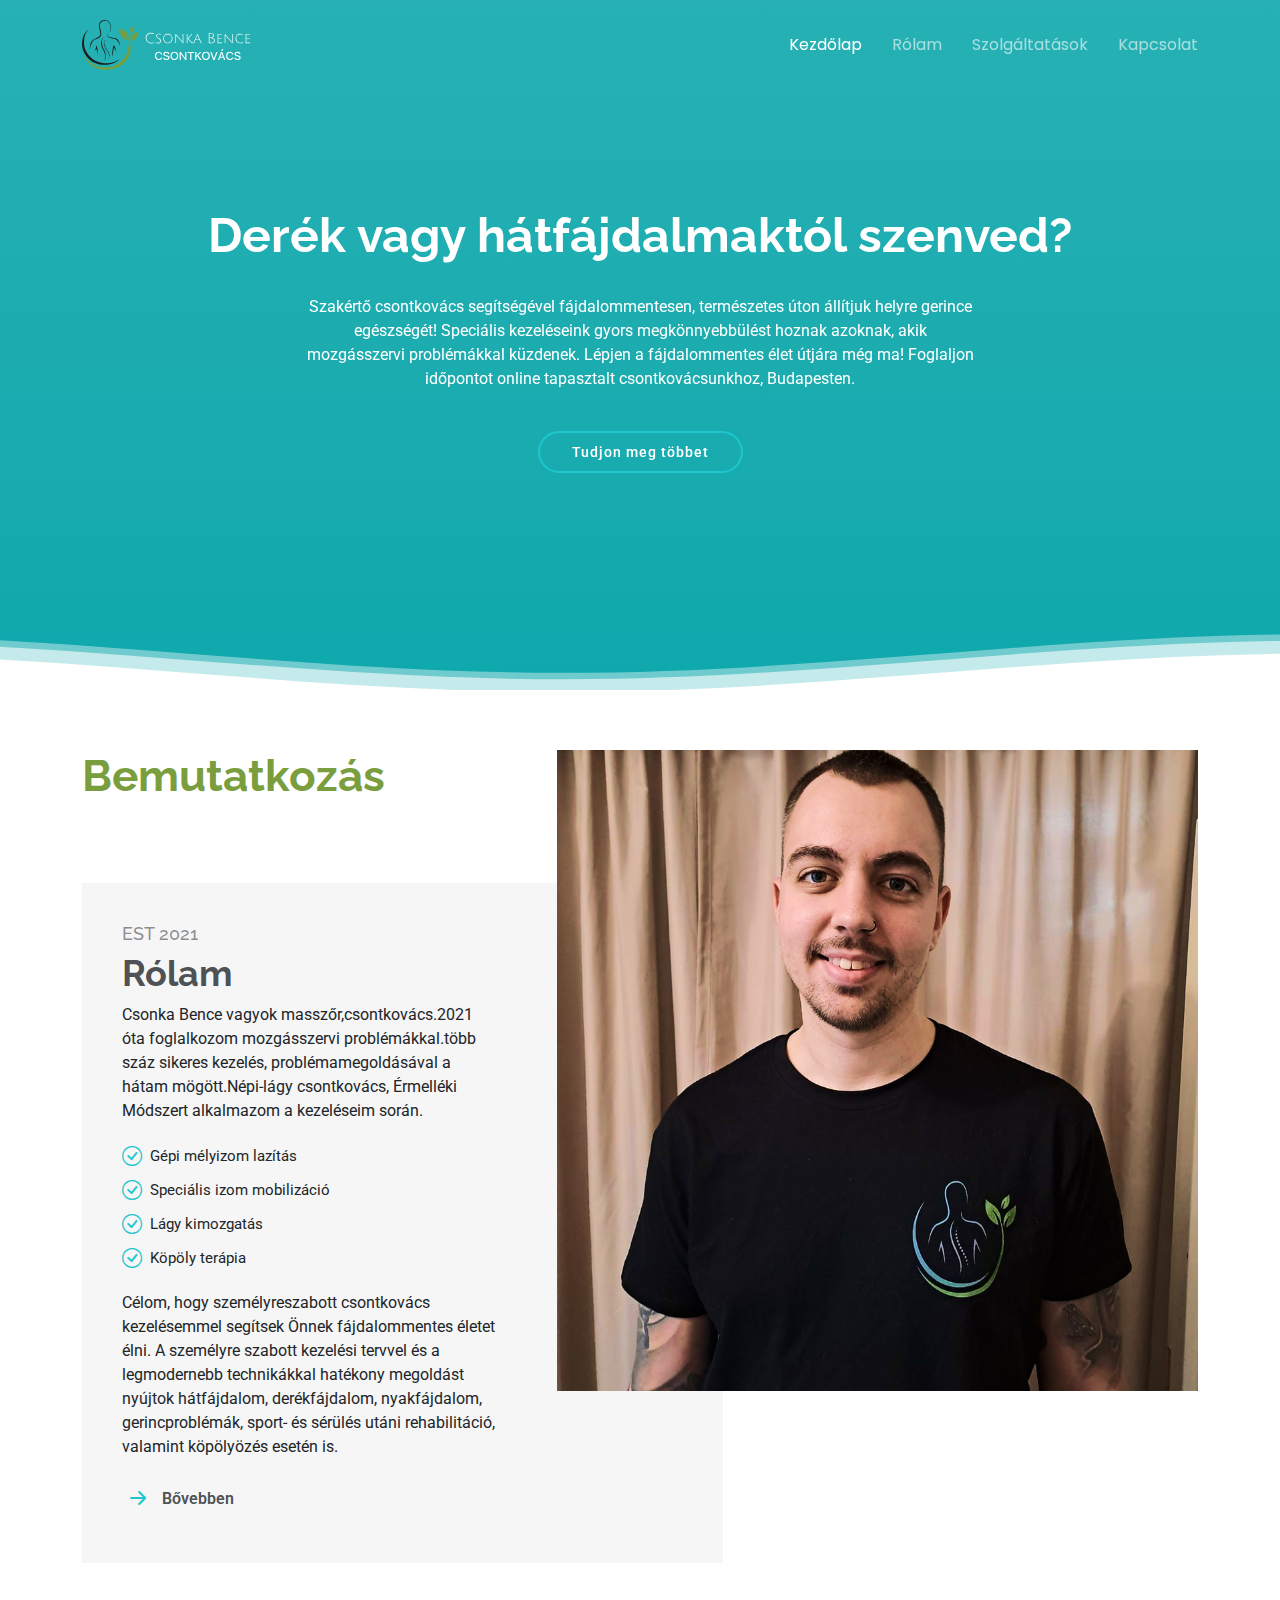
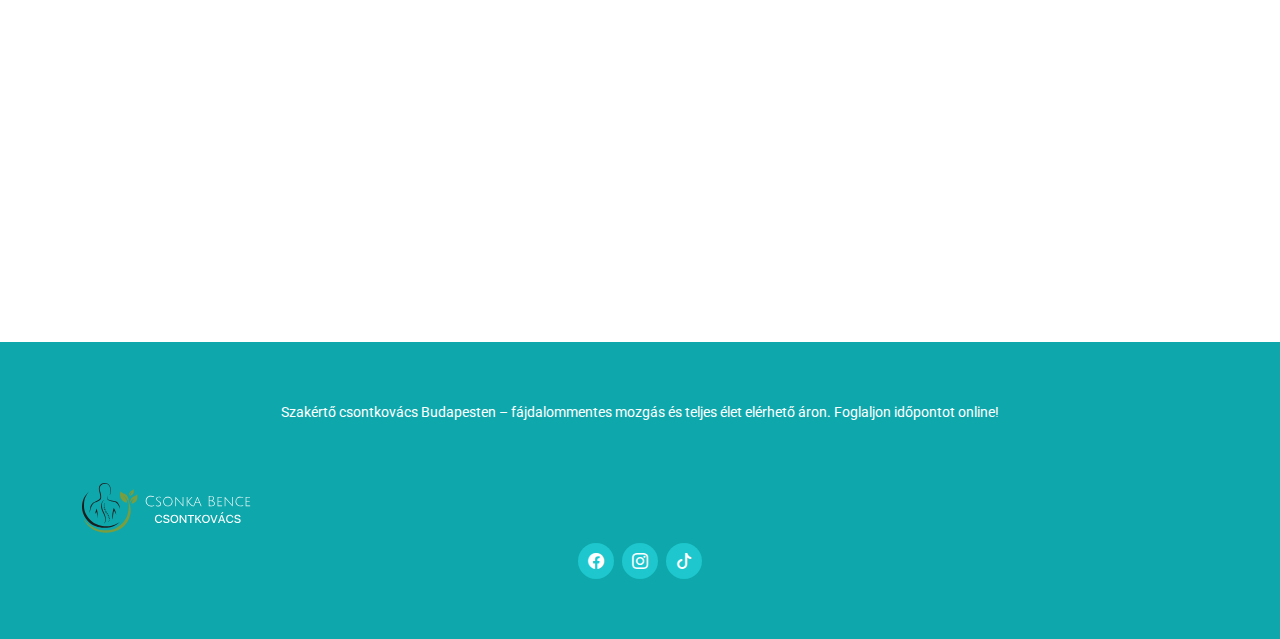
<file: index.html>
<!DOCTYPE html>
<html lang="en">

<head>
  <meta charset="utf-8">
  <meta content="width=device-width, initial-scale=1.0" name="viewport">
  <title>Csontkovács Csonka Bence</title>
  <meta name="description"
    content="Csonka Bence csontkovács Budapesten. Szakértői 
    segítség a hátfájás, gerincfájdalom és izomfájdalom 
    kezelésében. Hatékony manuálterápia és hátmasszázs a gyors felépülésért.">

  <meta name="keywords"
    content="csontkovács, Csonka Bence, kiropraktor, 
    hátfájás, gerincfájdalom, hátmasszázs, manuálterápia, 
    izomfájdalom, gerincproblémák, fájdalomcsillapítás, 
    csontkovács Budapest, hátterápia">

  <!-- Favicons -->
  <link href="https://davidvasadi.github.io/csontkovacsbence.hu/assets/img/favicon-csontkovacsbence.svg" rel="icon">
  <link href="assets/img/apple-touch-icon.png" rel="apple-touch-icon">

  <!-- Fonts -->
  <link href="https://fonts.googleapis.com" rel="preconnect">
  <link href="https://fonts.gstatic.com" rel="preconnect" crossorigin>
  <link
    href="https://fonts.googleapis.com/css2?family=Roboto:ital,wght@0,100;0,300;0,400;0,500;0,700;0,900;1,100;1,300;1,400;1,500;1,700;1,900&family=Poppins:ital,wght@0,100;0,200;0,300;0,400;0,500;0,600;0,700;0,800;0,900;1,100;1,200;1,300;1,400;1,500;1,600;1,700;1,800;1,900&family=Raleway:ital,wght@0,100;0,200;0,300;0,400;0,500;0,600;0,700;0,800;0,900;1,100;1,200;1,300;1,400;1,500;1,600;1,700;1,800;1,900&display=swap"
    rel="stylesheet">

  <!-- Vendor CSS Files -->
  <link href="assets/vendor/bootstrap/css/bootstrap.min.css" rel="stylesheet">
  <link href="assets/vendor/bootstrap-icons/bootstrap-icons.css" rel="stylesheet">
  <link href="assets/vendor/aos/aos.css" rel="stylesheet">
  <link href="assets/vendor/animate.css/animate.min.css" rel="stylesheet">
  <link href="assets/vendor/glightbox/css/glightbox.min.css" rel="stylesheet">
  <link href="assets/vendor/swiper/swiper-bundle.min.css" rel="stylesheet">

  <!-- Main CSS File -->
  <link href="assets/css/main.css" rel="stylesheet">

</head>

<body class="index-page">

  <header id="header" class="header d-flex align-items-center fixed-top">
    <div class="container-fluid container-xl position-relative d-flex align-items-center justify-content-between">

      <a href="index.html" class="logo d-flex align-items-center">
        <img src="assets/img/main-logo.svg" alt="csontkovacs-bence">
        <!-- <h1 class="sitename"></h1> -->
      </a>

      <nav id="navmenu" class="navmenu">
        <ul>
          <li><a href="#hero" class="active">Kezdőlap</a></li>
          <li><a href="#about">Rólam</a></li>
          <li><a href="#services">Szolgáltatások</a></li>
          <li><a href="#contact">Kapcsolat</a></li>
        </ul>
        <i class="mobile-nav-toggle d-xl-none bi bi-list"></i>
      </nav>

    </div>
  </header>

  <main class="main">

    <!-- Hero Section -->
    <section id="hero" class="hero section dark-background">

      <div id="hero-carousel" data-bs-interval="5000" class="container carousel carousel-fade" data-bs-ride="carousel">

        <!-- Slide 1 -->
        <div class="carousel-item active">
          <div class="carousel-container">
            <h2 class="animate__animated animate__fadeInDown">Derék vagy hátfájdalmaktól szenved?</h2>
            <p class="animate__animated animate__fadeInUp">Szakértő csontkovács segítségével fájdalommentesen,
              természetes úton állítjuk helyre gerince egészségét! Speciális kezeléseink gyors megkönnyebbülést hoznak
              azoknak, akik mozgásszervi problémákkal küzdenek. Lépjen a fájdalommentes élet útjára még ma! Foglaljon
              időpontot online tapasztalt csontkovácsunkhoz, Budapesten.</p>
            <a href="#about" class="btn-get-started animate__animated animate__fadeInUp scrollto">Tudjon meg többet</a>
          </div>
        </div>
        <!--More slide items later -->
        <!-- Slide 2 -->
        <!-- <div class="carousel-item">
          <div class="carousel-container">
            <h2 class="animate__animated animate__fadeInDown">Lorem Ipsum Dolor</h2>
            <p class="animate__animated animate__fadeInUp">Ut velit est quam dolor ad a aliquid qui aliquid. Sequi ea ut et est quaerat sequi nihil ut aliquam. Occaecati alias dolorem mollitia ut. Similique ea voluptatem. Esse doloremque accusamus repellendus deleniti vel. Minus et tempore modi architecto.</p>
            <a href="#about" class="btn-get-started animate__animated animate__fadeInUp scrollto">Read More</a>
          </div>
        </div> -->

        <!-- Slide 3 -->
        <!-- <div class="carousel-item">
          <div class="carousel-container">
            <h2 class="animate__animated animate__fadeInDown">Sequi ea ut et est quaerat</h2>
            <p class="animate__animated animate__fadeInUp">Ut velit est quam dolor ad a aliquid qui aliquid. Sequi ea ut et est quaerat sequi nihil ut aliquam. Occaecati alias dolorem mollitia ut. Similique ea voluptatem. Esse doloremque accusamus repellendus deleniti vel. Minus et tempore modi architecto.</p>
            <a href="#about" class="btn-get-started animate__animated animate__fadeInUp scrollto">Read More</a>
          </div>
        </div>

        <a class="carousel-control-prev" href="#hero-carousel" role="button" data-bs-slide="prev">
          <span class="carousel-control-prev-icon bi bi-chevron-left" aria-hidden="true"></span>
        </a>

        <a class="carousel-control-next" href="#hero-carousel" role="button" data-bs-slide="next">
          <span class="carousel-control-next-icon bi bi-chevron-right" aria-hidden="true"></span>
        </a> -->

      </div>

      <svg class="hero-waves" xmlns="http://www.w3.org/2000/svg" xmlns:xlink="http://www.w3.org/1999/xlink"
        viewBox="0 24 150 28 " preserveAspectRatio="none">
        <defs>
          <path id="wave-path" d="M-160 44c30 0 58-18 88-18s 58 18 88 18 58-18 88-18 58 18 88 18 v44h-352z"></path>
        </defs>
        <g class="wave1">
          <use xlink:href="#wave-path" x="50" y="3"></use>
        </g>
        <g class="wave2">
          <use xlink:href="#wave-path" x="50" y="0"></use>
        </g>
        <g class="wave3">
          <use xlink:href="#wave-path" x="50" y="9"></use>
        </g>
      </svg>

    </section><!-- /Hero Section -->

    <!-- About Section -->
    <section id="about" class="about section">

      <div class="container">

        <div class="row position-relative">

          <div class="col-lg-7 about-img" data-aos="zoom-out" data-aos-delay="200"><img src="assets/img/profile.png" alt="csontkovács csonka bence">
          </div>

          <div class="col-lg-7" data-aos="fade-up" data-aos-delay="100">
            <h2 class="inner-title">Bemutatkozás</h2>
            <div class="our-story">
              <h4>Est 2021</h4>
              <h3>Rólam</h3>
              <p>Csonka Bence vagyok masszőr,csontkovács.2021 óta foglalkozom mozgásszervi problémákkal.több száz
                sikeres kezelés, problémamegoldásával a hátam mögött.Népi-lágy csontkovács, Érmelléki Módszert
                alkalmazom a kezeléseim során.</p>
              <ul>
                <li><i class="bi bi-check-circle"></i> <span>Gépi mélyizom lazítás</span></li>
                <li><i class="bi bi-check-circle"></i> <span>Speciális izom mobilizáció</span></li>
                <li><i class="bi bi-check-circle"></i> <span>Lágy kimozgatás</span></li>
                <li><i class="bi bi-check-circle"></i> <span>Köpöly terápia</span></li>

              </ul>
              <p>Célom, hogy személyreszabott csontkovács kezelésemmel segítsek Önnek fájdalommentes életet élni.
                A személyre szabott kezelési tervvel és a legmodernebb technikákkal hatékony megoldást nyújtok
                hátfájdalom, derékfájdalom, nyakfájdalom, gerincproblémák, sport- és sérülés utáni rehabilitáció,
                valamint köpölyözés esetén is.</p>
              <!-- Tap to Portfolio-deatils -->
                <div class="watch-video d-flex align-items-center position-relative">
                <i class="bi bi-arrow-right-short"></i>
                <a href="portfolio-details.html">Bővebben</a>
              </div>
            </div>
          </div>

        </div>

      </div>

    </section><!-- /About Section -->


    <!-- Services Section -->
    <section id="services" class="services section">

      <!-- Section Title -->
      <div class="container section-title" data-aos="fade-up">
        <h2 class="inner-title">Szolgáltatások</h2>
        <p>Szakértő Csontkovács Szolgáltatások - Fájdalommentes Megoldások Hát-, Nyak-,Láb- és Gerincproblémákra</p>
      </div><!-- End Section Title -->

      <div class="container">

        <div class="row gy-4">

          <div class="col-lg-4 col-md-6" data-aos="fade-up" data-aos-delay="100">
            <div class="service-item position-relative">
              <div class="icon">
                <!-- <i class="bi bi-activity"></i> -->
                <img src="assets/img/service-icons/back-pain.svg" alt="hát fájdalom" srcset="">
              </div>
              <a href="service-details.html" class="stretched-link">
                <h3>Hátfájdalom kezelése</h3>
              </a>
              <p>Hatékony megoldás hátfájdalom ellen, javítjuk a gerinc mozgását és enyhítjük a fájdalmat. Csontkovács
                kezelés, amely gyors enyhülést hoz.</p>
            </div>
          </div><!-- End Service Item -->

          <div class="col-lg-4 col-md-6" data-aos="fade-up" data-aos-delay="200">
            <div class="service-item position-relative">
              <div class="icon">
                <!-- <i class="bi bi-broadcast"></i> -->
                <img src="https://davidvasadi.github.io/csontkovacsbence.hu/assets/img/service-icons/back.svg" alt="derék fájdalom" srcset="">

              </div>
              <a href="service-details.html" class="stretched-link">
                <h3>Derékfájdalom kezelése</h3>
              </a>
              <p>Derékfájdalom kezelése célzott csontkovács módszerekkel, gyors fájdalomcsillapítás és mobilitás
                visszaállítás. Akut és krónikus derékpanaszokra.</p>
            </div>
          </div><!-- End Service Item -->

          <div class="col-lg-4 col-md-6" data-aos="fade-up" data-aos-delay="300">
            <div class="service-item position-relative">
              <div class="icon">
                <!-- <i class="bi bi-easel"></i> -->
                <img src="https://davidvasadi.github.io/csontkovacsbence.hu/assets/img/service-icons/neck.svg" alt="nyak fájdalom" srcset="">

              </div>
              <a href="service-details.html" class="stretched-link">
                <h3>Nyakfájdalom kezelése</h3>
              </a>
              <p>Nyakfájdalom enyhítése csontkovács kezeléssel, stressz és helytelen testtartás okozta problémákra.
                Javulás már az első alkalom után.</p>
            </div>
          </div><!-- End Service Item -->

          <div class="col-lg-4 col-md-6" data-aos="fade-up" data-aos-delay="400">
            <div class="service-item position-relative">
              <div class="icon">
                <!-- <i class="bi bi-bounding-box-circles"></i> -->
                <img src="https://davidvasadi.github.io/csontkovacsbence.hu/assets/img/service-icons/curve.svg" alt="gerinc probléma" srcset="">

              </div>
              <a href="service-details.html" class="stretched-link">
                <h3>Gerincproblémák kezelése</h3>
              </a>
              <p>Gerincproblémák, mint a gerincsérv kezelése. Csontkovács kezelés, amely természetes módon segít a
                fájdalom enyhítésében és a testtartás javításában.</p>
              <a href="service-details.html" class="stretched-link"></a>
            </div>
          </div><!-- End Service Item -->

          <div class="col-lg-4 col-md-6" data-aos="fade-up" data-aos-delay="500">
            <div class="service-item position-relative">
              <div class="icon">
                <!-- <i class="bi bi-calendar4-week"></i> -->
                <img src="https://davidvasadi.github.io/csontkovacsbence.hu/assets/img/service-icons/physiotherapy.svg" alt="Sport és sérülés utáni rehabilitáció"
                  srcset="">

              </div>
              <a href="service-details.html" class="stretched-link">
                <h3>Sport- és sérülés utáni rehabilitáció</h3>
              </a>
              <p>Sport- és sérülés utáni gyors rehabilitáció csontkovács kezelésekkel. Csökkentjük a fájdalmat és
                javítjuk a mozgást, hogy visszatérhess a sporthoz.</p>
              <a href="service-details.html" class="stretched-link"></a>
            </div>
          </div><!-- End Service Item -->

          <div class="col-lg-4 col-md-6" data-aos="fade-up" data-aos-delay="600">
            <div class="service-item position-relative">
              <div class="icon">
                <!-- <i class="bi bi-chat-square-text"></i> -->
                <img src="https://davidvasadi.github.io/csontkovacsbence.hu/assets/img/service-icons/cupping.svg" alt="Testtartás javítás" srcset="">

              </div>
              <a href="service-details.html" class="stretched-link">
                <h3>Testtartás javítás</h3>
              </a>
              <p>Helytelen testtartás okozta fájdalmak kezelése. Személyreszabott csontkovács módszerem segíthet a
                testtartás javításában és a gerinc egyensúlyának helyreállításában.</p>
              <a href="service-details.html" class="stretched-link"></a>
            </div>
          </div><!-- End Service Item -->

        </div>

      </div>

    </section><!-- /Services Section -->

    <!-- Call To Action Section -->
    <section id="call-to-action" class="call-to-action section dark-background">

      <img src="assets/img/cta-bg.jpg" alt="">

      <div class="container">
        <div class="row justify-content-center" data-aos="zoom-in" data-aos-delay="100">
          <div class="col-xl-10">
            <div class="text-center">
              <h3>Foglaljon csontkovács időpontot gyorsan és egyszerűen!</h3>
              <p>Fájdalommentes életre vágyik? Válassza személyreszabott csontkovács módszeremet, és foglaljon időpontot
                online néhány egyszerű lépésben! Gyors és kényelmes időpontfoglalás, azonnali visszaigazolással.</p>
              <a class="cta-btn" href="#pricing">Foglalás</a>
            </div>
          </div>
        </div>
      </div>

    </section><!-- /Call To Action Section -->

    <!-- Pricing Section -->
    <section id="pricing" class="pricing section">

      <!-- Section Title -->
      <div class="container section-title" data-aos="fade-up">
        <h2 id="price-section" class="inner-title">Áraink</h2>
        <p>Fedezze fel kedvező árajánlataimat, és tapasztalja meg a szakértő csontkovács kezelés előnyeit!</p>
      </div><!-- End Section Title -->

      <div class="container" data-aos="zoom-in" data-aos-delay="100">

        <div class="row">
          <div class="col-sm-6">
            <div class="card pricing-item">
              <div class="card-body pricing-card-body">
                <h3 class="pricing">Csontkovács kezelés</h3>
                <h4 class="price-more-button">20000 <span> / óra</span></h4>
                <p class="">Gépi mélyizom lazítás, Speciális izom mobilizáció,
                  Lágy kimozgatás, Köpöly terápia. Népi-Lágy csontkovács,
                  Érmelléki módszert alkalmazom a kezeléseim során...<span class="price-more-button"><a
                      href="https://davidvasadi.github.io/csontkovacsbence.hu/service-details.html">részletek</span></a></p>
                <a href="https://the-place-health-beauty-salon.salonic.hu/selectDate/?startDate=1726760259&placeId=8151&employeeId=18183&serviceId=167059"
                  class="price-button">Foglaljon időpontot</a>
              </div>
            </div>
          </div>
          <div class="col-sm-6">
            <div class="card pricing-item">
              <div class="card-body pricing-card-body">
                <h3 class="pricing">Köpöly terápia</h3>
                <h4 class="price-more-button">15000 <span> / óra</span></h4>
                <p class="">Ha csak egy kis lazításra vágyna, akkor remek
                  választás lehet számára az egész testes rendes,
                  illetve csúsztatott Köpöly kezelés.
                  A köpölyözéssel a test energiaáramlását...<span class="price-more-button"><a
                      href="https://davidvasadi.github.io/csontkovacsbence.hu/service-details.html">részletek</span></a></p>
                <a href="https://the-place-health-beauty-salon.salonic.hu/selectDate/?startDate=1726760160&placeId=8151&employeeId=18183&serviceId=202762"
                  class="price-button">Foglaljon időpontot</a>
              </div>
            </div>
          </div>
        </div>
      </div>
      <!-- <div class="row g-4">

          <div class="col-lg-4">
            <div class="pricing-item">
              <h3>Free Plan</h3>
              <div class="icon">
                <i class="bi bi-box"></i>
              </div>
              <h4><sup>$</sup>0<span> / month</span></h4>
              <ul>
                <li><i class="bi bi-check"></i> <span>Quam adipiscing vitae proin</span></li>
                <li><i class="bi bi-check"></i> <span>Nec feugiat nisl pretium</span></li>
                <li><i class="bi bi-check"></i> <span>Nulla at volutpat diam uteera</span></li>
                <li class="na"><i class="bi bi-x"></i> <span>Pharetra massa massa ultricies</span></li>
                <li class="na"><i class="bi bi-x"></i> <span>Massa ultricies mi quis hendrerit</span></li>
              </ul>
              <div class="text-center"><a href="#" class="buy-btn">Buy Now</a></div>
            </div> </div>-->
      <!-- End Pricing Item -->

      <!-- <div class="col-lg-4">
            <div class="pricing-item featured">
              <h3>Business Plan</h3>
              <div class="icon">
                <i class="bi bi-rocket"></i>
              </div>

              <h4><sup>$</sup>29<span> / month</span></h4>
              <ul>
                <li><i class="bi bi-check"></i> <span>Quam adipiscing vitae proin</span></li>
                <li><i class="bi bi-check"></i> <span>Nec feugiat nisl pretium</span></li>
                <li><i class="bi bi-check"></i> <span>Nulla at volutpat diam uteera</span></li>
                <li><i class="bi bi-check"></i> <span>Pharetra massa massa ultricies</span></li>
                <li><i class="bi bi-check"></i> <span>Massa ultricies mi quis hendrerit</span></li>
              </ul>
              <div class="text-center"><a href="#" class="buy-btn">Buy Now</a></div>
            </div>
          </div>End Pricing Item -->

      <!-- <div class="col-lg-4">
            <div class="pricing-item">
              <h3>Developer Plan</h3>
              <div class="icon">
                <i class="bi bi-send"></i>
              </div>
              <h4><sup>$</sup>49<span> / month</span></h4>
              <ul>
                <li><i class="bi bi-check"></i> <span>Quam adipiscing vitae proin</span></li>
                <li><i class="bi bi-check"></i> <span>Nec feugiat nisl pretium</span></li>
                <li><i class="bi bi-check"></i> <span>Nulla at volutpat diam uteera</span></li>
                <li><i class="bi bi-check"></i> <span>Pharetra massa massa ultricies</span></li>
                <li><i class="bi bi-check"></i> <span>Massa ultricies mi quis hendrerit</span></li>
              </ul>
              <div class="text-center"><a href="#" class="buy-btn">Buy Now</a></div>
            </div>
          </div>
        </div>
          End Pricing Item -->


      </div>

    </section><!-- /Pricing Section -->

    <!-- Faq Section -->
    <section id="faq" class="faq section">

      <!-- Section Title -->
      <div class="container section-title" data-aos="fade-up">
        <h2 class="inner-title">Gyakran előforduló kérdések</h2>
        <p>Csontkovács Kezelések, Árak és Szolgáltatások</p>
      </div><!-- End Section Title -->

      <div class="container">

        <div class="row justify-content-center">

          <div class="col-lg-10" data-aos="fade-up" data-aos-delay="100">

            <div class="faq-container">

              <div class="faq-item faq-active">
                <h3>Fájdalmas a csontkovács kezelés?</h3>
                <div class="faq-content">
                  <p>A csontkovács kezelés általában nem fájdalmas, sőt sok páciens azonnali megkönnyebbülést érez. A
                    kezelések során finom, precíz mozdulatokkal állítják helyre az ízületeket és a gerincet, ami inkább
                    komfortérzetet és a mozgás javulását eredményezi. Ha fájdalmat tapasztalnál, az általában csak
                    átmeneti, és a test alkalmazkodását jelzi a kezeléshez.</p>
                </div>
                <i class="faq-toggle bi bi-chevron-right"></i>
              </div><!-- End Faq item-->

              <div class="faq-item">
                <h3>Mennyi időt vesz igénybe egy csontkovács kezelés?</h3>
                <div class="faq-content">
                  <p>Egy csontkovács kezelés általában 30–60 percet vesz igénybe, a probléma súlyosságától és a páciens
                    állapotától függően. A kezelések célja a fájdalom csökkentése és a mozgás helyreállítása. Már az
                    első alkalommal is érezhetsz javulást, de a hosszú távú eredményekhez több kezelés is szükséges
                    lehet, attól függően, milyen régóta áll fenn a probléma.</p>
                </div>
                <i class="faq-toggle bi bi-chevron-right"></i>
              </div><!-- End Faq item-->

              <div class="faq-item">
                <h3>Milyen problémákat kezel egy csontkovács?</h3>
                <div class="faq-content">
                  <p>A csontkovács főként hát-, derék- és nyakfájdalmak kezelésére specializálódik, de segíthet
                    gerincsérv, isiász, fejfájás, ízületi problémák és testtartásbeli problémák esetén is. Ezen kívül
                    javíthatja a mozgás szabadságát, enyhítheti az izomfeszültséget és hozzájárulhat a krónikus
                    fájdalmak csökkentéséhez. A csontkovácsolás természetes módon segít helyreállítani a test
                    egyensúlyát.</p>
                </div>
                <i class="faq-toggle bi bi-chevron-right"></i>
              </div><!-- End Faq item-->

              <div class="faq-item">
                <h3>Mi az a csontkovácsolás, és hogyan segíthet nekem?</h3>
                <div class="faq-content">
                  <p>A csontkovácsolás egy manuális terápia, amely a gerinc és ízületek helyreállításával segíti a test
                    természetes egyensúlyát. A csontkovács finom technikákkal dolgozik, hogy javítsa a mozgékonyságot és
                    enyhítse a fájdalmat. Ha hátfájdalom, nyakfájdalom, derékproblémák vagy ízületi panaszok gyötörnek,
                    a csontkovács kezelések gyors és hatékony megoldást nyújthatnak a fájdalommentes élethez.</p>
                </div>
                <i class="faq-toggle bi bi-chevron-right"></i>
              </div><!-- End Faq item-->

              <div class="faq-item">
                <h3>Hányszor kell csontkovácshoz mennem,hogy érezzem a javulást?</h3>
                <div class="faq-content">
                  <p>Sok páciens már az első csontkovács kezelést követően jelentős javulást érez. Azonban a tartós
                    eredmény érdekében gyakran több alkalomra van szükség. Általában 3–6 kezelés elegendő a legtöbb
                    mozgásszervi probléma enyhítésére, de krónikus esetekben több kezelés is szükséges lehet a
                    fájdalommentes élet eléréséhez.</p>
                </div>
                <i class="faq-toggle bi bi-chevron-right"></i>
              </div><!-- End Faq item-->

            </div>

          </div><!-- End Faq Column-->

        </div>

      </div>

    </section><!-- /Faq Section -->

    <!-- Contact Section -->
    <section id="contact" class="contact section">

      <!-- Section Title -->
      <div class="container section-title" data-aos="fade-up">
        <h2 class="inner-title">Kapcsolat</h2>
        <p>Lépjen Kapcsolatba Velem – Egyszerű Elérhetőségek és Online Időpontfoglalás</p>
      </div><!-- End Section Title -->

      <div class="container" data-aos="fade" data-aos-delay="100">

        <div class="row gy-4">

          <div class="col-lg-4">
            <div class="info-item d-flex" data-aos="fade-up" data-aos-delay="200">
              <a href="https://maps.app.goo.gl/EfNmbYTR5ABAs6jx5"><i class="bi bi-geo-alt flex-shrink-0"></i></a>
              <div>
                <h3>Cím</h3>
                <p>1042 Budapest, Rózsa utca 41.(Park felőli oldalon)</p>
              </div>
            </div><!-- End Info Item -->

            <div class="info-item d-flex" data-aos="fade-up" data-aos-delay="300">
              <i class="bi bi-telephone flex-shrink-0"></i>
              <div>
                <h3>Telefon</h3>
                <p>+36306853753</p>
              </div>
            </div><!-- End Info Item -->

            <div class="info-item d-flex" data-aos="fade-up" data-aos-delay="400">
              <i class="bi bi-envelope flex-shrink-0"></i>
              <div>
                <h3>Email</h3>
                <p>info@csontkovacsbence.hu</p>
              </div>
            </div><!-- End Info Item -->

          </div>
          <div class="col-lg-8">
            <div class="row gy-4 price-row-gy-4">
              <div class="col-md-6 p-0">
                <p price-text>Az alábbi <span class="price-navigation"><a href="#price-section">gombra
                      kattintva</span></a> kényelmesen foglalhat időpontot online
                  bármilyen eszközön keresztül!Amennyiben nem talál
                  megfelelő időpontot, akkor kérem nyugodtan hívjon,írjon!</p>
              </div>
              <a href="#price-section" class="price-button">Foglaljon időpontot</a>
            </div>
          </div>

        </div>
        <!-- Form Section Later 

          <div class="col-lg-8">
            <form action="forms/contact.php" method="post" class="php-email-form" data-aos="fade-up"
              data-aos-delay="200">
              <div class="row gy-4">

                <div class="col-md-6">
                  <input type="text" name="name" class="form-control" placeholder="Your Name" required="">
                </div>

                <div class="col-md-6 ">
                  <input type="email" class="form-control" name="email" placeholder="Your Email" required="">
                </div>

                <div class="col-md-12">
                  <input type="text" class="form-control" name="subject" placeholder="Subject" required="">
                </div>

                <div class="col-md-12">
                  <textarea class="form-control" name="message" rows="6" placeholder="Message" required=""></textarea>
                </div>

                <div class="col-md-12 text-center">
                  <div class="loading">Loading</div>
                  <div class="error-message"></div>
                  <div class="sent-message">Your message has been sent. Thank you!</div>

                  <button type="submit">Send Message</button>
                </div>

              </div>
            </form> -->

      </div>
      </div><!-- End Contact Form -->

      </div>

    </section><!-- /Contact Section -->

  </main>

  <footer id="footer" class="footer dark-background">
    <p>Szakértő csontkovács Budapesten – fájdalommentes mozgás és teljes élet elérhető áron. Foglaljon időpontot online!
    </p>
    <div class="container d-flex align-items-center flex-wrap footer-logo-center">
      <a href="index.html" class="logo">
        <img class="footer-logo" src="https://davidvasadi.github.io/csontkovacsbence.hu/assets/img/main-logo.svg" alt="csontkovacs-bence">
        <!-- <h1 class="sitename"></h1> -->
      </a>
      <div class="container ">
        <div class="social-links d-flex justify-content-center">
          <a href="https://www.facebook.com/csonkabencecsontkovacs/?_rdr"><i class="bi bi-facebook"></i></a>
          <a href="https://www.instagram.com/bence_csonka_?fbclid=IwY2xjawFdiMBleHRuA2FlbQIxMAABHVnub9cLDIkpsky5DMk1kAq7cQ33rz2ygwRtcRz2sJOTgrGrLNnPBAN2XA_aem_Xfmp5bu4ZGp9gbMoqF1kQw"><i class="bi bi-instagram"></i></a>
          <a href="https://www.tiktok.com/@csonka.bence"><i class="bi bi-tiktok"></i></a>
        </div>
      </div>
      <div class="container">
        <!-- <div class="copyright">
          <span>Copyright</span> <strong class="px-1 sitename"></strong> <span>All Rights Reserved</span>
        </div> -->
      </div>

  </footer>

  <!-- Scroll Top -->
  <a href="#" id="scroll-top" class="scroll-top d-flex align-items-center justify-content-center"><i
      class="bi bi-arrow-up-short"></i></a>

  <!-- Preloader -->
  <div id="preloader"></div>

  <!-- Vendor JS Files -->
  <script src="assets/vendor/bootstrap/js/bootstrap.bundle.min.js"></script>
  <script src="assets/vendor/php-email-form/validate.js"></script>
  <script src="assets/vendor/aos/aos.js"></script>
  <script src="assets/vendor/glightbox/js/glightbox.min.js"></script>
  <script src="assets/vendor/swiper/swiper-bundle.min.js"></script>

  <!-- Main JS File -->
  <script src="assets/js/main.js"></script>

</body>

</html>
</file>
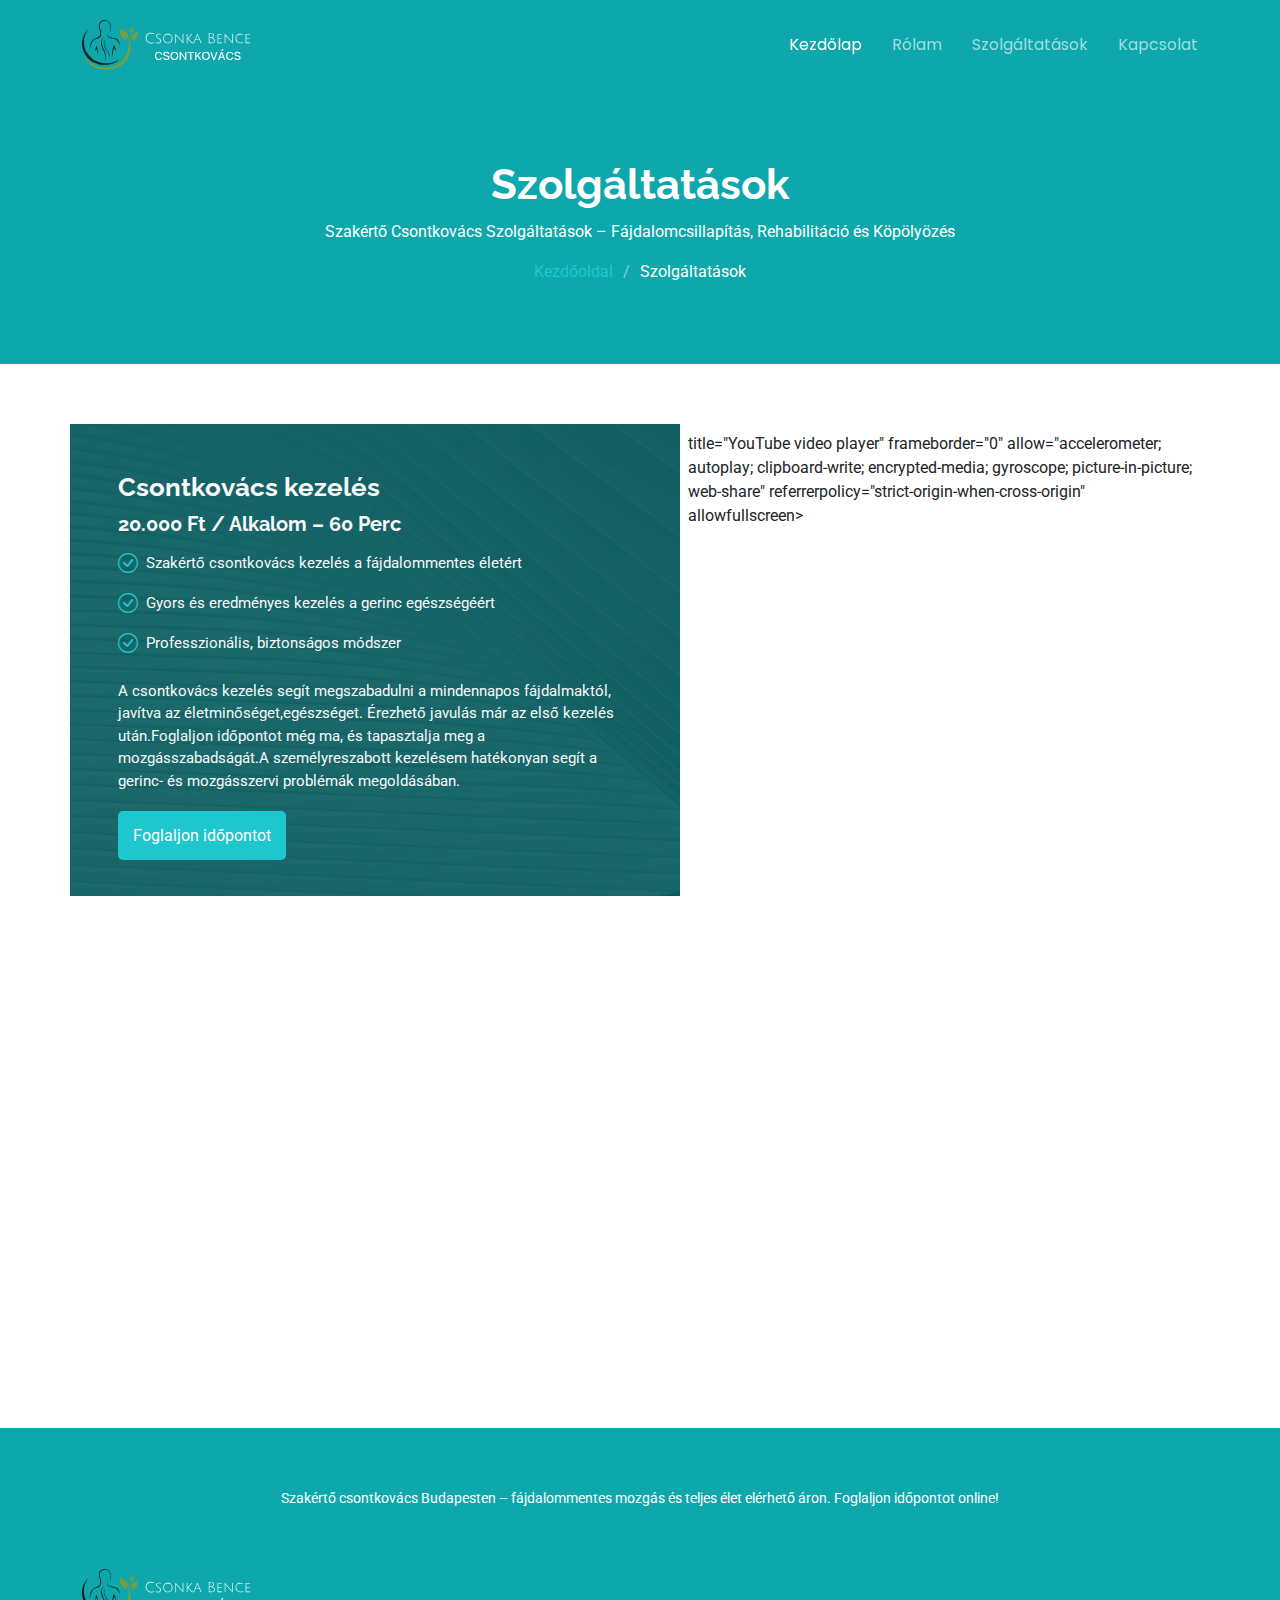
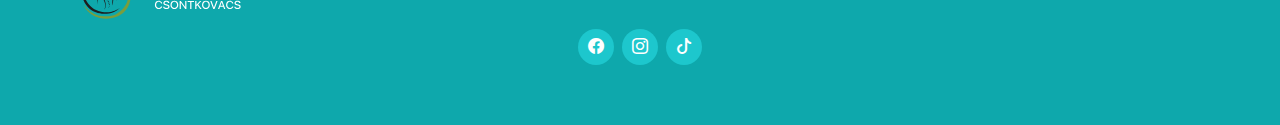
<file: service-details.html>
<!DOCTYPE html>
<html lang="en">

<head>
  <meta charset="utf-8">
  <meta content="width=device-width, initial-scale=1.0" name="viewport">
  <title>Csontkovács Csonka Bence</title>
  <meta name="description"
    content="Csonka Bence csontkovács Budapesten. Szakértői 
    segítség a hátfájás, gerincfájdalom és izomfájdalom 
    kezelésében. Hatékony manuálterápia és hátmasszázs a gyors felépülésért.">

  <meta name="keywords"
    content="csontkovács, Csonka Bence, kiropraktor, 
    hátfájás, gerincfájdalom, hátmasszázs, manuálterápia, 
    izomfájdalom, gerincproblémák, fájdalomcsillapítás, 
    csontkovács Budapest, hátterápia">

  <!-- Favicons -->
  <link href="assets/img/favicon-csontkovacsbence.svg" rel="icon">
  <link href="assets/img/apple-touch-icon.png" rel="apple-touch-icon">

  <!-- Fonts -->
  <link href="https://fonts.googleapis.com" rel="preconnect">
  <link href="https://fonts.gstatic.com" rel="preconnect" crossorigin>
  <link
    href="https://fonts.googleapis.com/css2?family=Roboto:ital,wght@0,100;0,300;0,400;0,500;0,700;0,900;1,100;1,300;1,400;1,500;1,700;1,900&family=Poppins:ital,wght@0,100;0,200;0,300;0,400;0,500;0,600;0,700;0,800;0,900;1,100;1,200;1,300;1,400;1,500;1,600;1,700;1,800;1,900&family=Raleway:ital,wght@0,100;0,200;0,300;0,400;0,500;0,600;0,700;0,800;0,900;1,100;1,200;1,300;1,400;1,500;1,600;1,700;1,800;1,900&display=swap"
    rel="stylesheet">

  <!-- Vendor CSS Files -->
  <link href="assets/vendor/bootstrap/css/bootstrap.min.css" rel="stylesheet">
  <link href="assets/vendor/bootstrap-icons/bootstrap-icons.css" rel="stylesheet">
  <link href="assets/vendor/aos/aos.css" rel="stylesheet">
  <link href="assets/vendor/animate.css/animate.min.css" rel="stylesheet">
  <link href="assets/vendor/glightbox/css/glightbox.min.css" rel="stylesheet">
  <link href="assets/vendor/swiper/swiper-bundle.min.css" rel="stylesheet">

  <!-- Main CSS File -->
  <link href="assets/css/main.css" rel="stylesheet">

</head>

<body class="service-details-page">

  <header id="header" class="header d-flex align-items-center fixed-top">
    <div class="container-fluid container-xl position-relative d-flex align-items-center justify-content-between">

      <a href="https://davidvasadi.github.io/csontkovacsbence.hu/index.html" class="logo d-flex align-items-center">
        <img src="assets/img/main-logo.svg" alt="csontkovacs-bence">
      </a>

      <nav id="navmenu" class="navmenu">
        <ul>
          <li><a href="https://davidvasadi.github.io/csontkovacsbence.hu/index.html" class="active">Kezdőlap</a></li>
          <li><a href="https://davidvasadi.github.io/csontkovacsbence.hu/index.html#about">Rólam</a></li>
          <li><a href="https://davidvasadi.github.io/csontkovacsbence.hu/index.html#services">Szolgáltatások</a></li>
          <li><a href="https://davidvasadi.github.io/csontkovacsbence.hu/index.html#contact">Kapcsolat</a></li>
        </ul>
        <i class="mobile-nav-toggle d-xl-none bi bi-list"></i>
      </nav>

    </div>
  </header>

  <main class="main">

    <!-- Page Title -->
    <div class="page-title dark-background">
      <div class="container position-relative">
        <h1>Szolgáltatások</h1>
        <p>Szakértő Csontkovács Szolgáltatások – Fájdalomcsillapítás, Rehabilitáció és Köpölyözés</p>
        <nav class="breadcrumbs">
          <ol>
            <li><a href="https://davidvasadi.github.io/csontkovacsbence.hu/index.html">Kezdőoldal</a></li>
            <li class="current">Szolgáltatások</li>
          </ol>
        </nav>
      </div>
    </div><!-- End Page Title -->

    <!-- Service Details Section -->
    <section id="service-details" class="service-details section">

      <div class="container">
        <div class="row row-mobile ">
          <div class="col service-background-dark text-light p-5" data-aos="fade-up" data-aos-delay="100">

            <h3 class="text-light">Csontkovács kezelés</h3>
            <h4 class="text-light"> 20.000 Ft / Alkalom – 60 Perc </h4>
            <ul>
              <li><i class="bi bi-check-circle"></i> <span>Szakértő csontkovács kezelés a fájdalommentes életért</span>
              </li>
              <li><i class="bi bi-check-circle"></i> <span>Gyors és eredményes kezelés a gerinc egészségéért</span>
              </li>
              <li><i class="bi bi-check-circle"></i> <span>Professzionális, biztonságos módszer</span></li>
            </ul>
            <p>A csontkovács kezelés segít megszabadulni a mindennapos fájdalmaktól, javítva az
              életminőséget,egészséget. Érezhető javulás már az első kezelés után.Foglaljon időpontot még ma, és
              tapasztalja meg a mozgásszabadságát.A személyreszabott kezelésem hatékonyan segít a gerinc- és
              mozgásszervi problémák megoldásában.</p>
            <a href="https://the-place-health-beauty-salon.salonic.hu/selectDate/?startDate=1726760107&placeId=8151&employeeId=18183&serviceId=167059"
              class="section-button-blue">Foglaljon időpontot</a>

        </div>
          <div class="col p-2" data-aos="fade-up" data-aos-delay="200">
            <!-- <iframe width="100%" height="450px" src="https://www.youtube.com/embed/C99SgJwvi2A?si=jpl53YvFd-ZYEeBV" -->
            title="YouTube video player" frameborder="0"
            allow="accelerometer; autoplay; clipboard-write; encrypted-media; gyroscope; picture-in-picture; web-share"
            referrerpolicy="strict-origin-when-cross-origin" allowfullscreen></iframe>
          </div>
        </div>
          <div class="row row-mobile">
            <div class="col p-2" data-aos="fade-up" data-aos-delay="200">
              <!-- <iframe width="100%" height="450px" src="https://www.youtube.com/embed/C99SgJwvi2A?si=jpl53YvFd-ZYEeBV" -->
              title="YouTube video player" frameborder="0"
              allow="accelerometer; autoplay; clipboard-write; encrypted-media; gyroscope; picture-in-picture;
              web-share"
              referrerpolicy="strict-origin-when-cross-origin" allowfullscreen></iframe>
            </div>
            <div class="col service-background-light text-dark p-5" data-aos="fade-up" data-aos-delay="100">

              <h3 class="text-dark">Köpöly terápia</h3>
              <h4 class="text-dark"> 15.000 Ft / Alkalom – 60 Perc </h4>
              <ul>
                <li><i class="bi bi-check-circle"></i> <span>Köpölyözés a mélyreható izomlazításért</span></li>
                <li><i class="bi bi-check-circle"></i> <span>Serkenti a vérkeringést és a regenerációt</span>
                </li>
                <li><i class="bi bi-check-circle"></i> <span>Ősi terápiás módszer modern kezelési technikákkal</span>
                </li>
              </ul>
              <p>A csontkovács kezelés segít megszabadulni a mindennapos fájdalmaktól, javítva az
                életminőséget,egészséget. Érezhető javulás már az első kezelés után.Foglaljon időpontot még ma, és
                tapasztalja meg a mozgásszabadságát.A személyreszabott kezelésem hatékonyan segít a gerinc- és
                mozgásszervi problémák megoldásában.</p>
              <a href="https://the-place-health-beauty-salon.salonic.hu/selectDate/?startDate=1726760160&placeId=8151&employeeId=18183&serviceId=202762"
                class="section-button-light">Foglaljon időpontot</a>
            </div>
          </div>
    </section><!-- /Service Details Section -->

  </main>

  <footer id="footer" class="footer dark-background">
    <p>Szakértő csontkovács Budapesten – fájdalommentes mozgás és teljes élet elérhető áron. Foglaljon időpontot online!
    </p>
    <div class="container d-flex align-items-center flex-wrap footer-logo-center">
      <a href="index.html" class="logo ">
        <img class=" footer-logo" src="assets/img/main-logo.svg" alt="csontkovacs-bence">
        <!-- <h1 class="sitename"></h1> -->
      </a>
      <div class="container ">
        <div class="social-links d-flex justify-content-center">
          <a href=""><i class="bi bi-facebook"></i></a>
          <a href=""><i class="bi bi-instagram"></i></a>
          <a href=""><i class="bi bi-tiktok"></i></a>
        </div>
      </div>
      <div class="container">
        <!-- <div class="copyright">
          <span>Copyright</span> <strong class="px-1 sitename"></strong> <span>All Rights Reserved</span>
        </div> -->
      </div>

  </footer>

  <!-- Scroll Top -->
  <a href="#" id="scroll-top" class="scroll-top d-flex align-items-center justify-content-center"><i
      class="bi bi-arrow-up-short"></i></a>

  <!-- Preloader -->
  <div id="preloader"></div>

  <!-- Vendor JS Files -->
  <script src="assets/vendor/bootstrap/js/bootstrap.bundle.min.js"></script>
  <script src="assets/vendor/php-email-form/validate.js"></script>
  <script src="assets/vendor/aos/aos.js"></script>
  <script src="assets/vendor/glightbox/js/glightbox.min.js"></script>
  <script src="assets/vendor/swiper/swiper-bundle.min.js"></script>

  <!-- Main JS File -->
  <script src="assets/js/main.js"></script>

</body>

</html>
</file>
<file: assets/css/main.css>
/* Fonts */
:root {
  --default-font: "Roboto",  system-ui, -apple-system, "Segoe UI", Roboto, "Helvetica Neue", Arial, "Noto Sans", "Liberation Sans", sans-serif, "Apple Color Emoji", "Segoe UI Emoji", "Segoe UI Symbol", "Noto Color Emoji";
  --heading-font: "Raleway",  sans-serif;
  --nav-font: "Poppins",  sans-serif;
}

/* Global Colors - The following color variables are used throughout the website. Updating them here will change the color scheme of the entire website */
:root { 
  --background-color: #ffffff; /* Background color for the entire website, including individual sections */
  --default-color: #212528; /* Default color used for the majority of the text content across the entire website */
  --heading-color: #065b4e; /* Color for headings, subheadings and title throughout the website */
  --accent-color: #1dc7cd; /* Accent color that represents your brand on the website. It's used for buttons, links, and other elements that need to stand out */
  --surface-color: #ffffff; /* The surface color is used as a background of boxed elements within sections, such as cards, icon boxes, or other elements that require a visual separation from the global background. */
  --contrast-color: #ffffff; /* Contrast color for text, ensuring readability against backgrounds of accent, heading, or default colors. */
  --title-color:#7A9D3E;
}

/* Nav Menu Colors - The following color variables are used specifically for the navigation menu. They are separate from the global colors to allow for more customization options */
:root {
  --nav-color: rgba(255, 255, 255, 0.6);  /* The default color of the main navmenu links */
  --nav-hover-color: #ffffff; /* Applied to main navmenu links when they are hovered over or active */
  --nav-mobile-background-color: #ffffff; /* Used as the background color for mobile navigation menu */
  --nav-dropdown-background-color: #ffffff; /* Used as the background color for dropdown items that appear when hovering over primary navigation items */
  --nav-dropdown-color: #212529; /* Used for navigation links of the dropdown items in the navigation menu. */
  --nav-dropdown-hover-color: #1dc8cd; /* Similar to --nav-hover-color, this color is applied to dropdown navigation links when they are hovered over. */
}

/* Color Presets - These classes override global colors when applied to any section or element, providing reuse of the sam color scheme. */

.light-background {
  --background-color: #e9f7f8;
  --surface-color: #ffffff;
}

.dark-background {
  --background-color: #0ea8ac;
  --default-color: #ffffff;
  --heading-color: #ffffff;
  --surface-color: #12d6db;
  --contrast-color: #ffffff;
}

/* Smooth scroll */
:root {
  scroll-behavior: smooth;
}

/*--------------------------------------------------------------
# General Styling & Shared Classes
--------------------------------------------------------------*/
body {
  color: var(--default-color);
  background-color: var(--background-color);
  font-family: var(--default-font);
}

a {
  color: var(--accent-color);
  text-decoration: none;
  transition: 0.3s;
}

a:hover {
  color: color-mix(in srgb, var(--accent-color), transparent 25%);
  text-decoration: none;
}

h1,
h2,
h3,
h4,
h5,
h6 {
  color: var(--heading-color);
  font-family: var(--heading-font);
}
.inner-title {
  color:var(--title-color);
}

/*------------------------------------------
PHP Email Form Messages
------------------------------------------*/
.php-email-form .error-message {
  display: none;
  background: #df1529;
  color: #ffffff;
  text-align: left;
  padding: 15px;
  margin-bottom: 24px;
  font-weight: 600;
}

.php-email-form .sent-message {
  display: none;
  color: #ffffff;
  background: #059652;
  text-align: center;
  padding: 15px;
  margin-bottom: 24px;
  font-weight: 600;
}

.php-email-form .loading {
  display: none;
  background: var(--surface-color);
  text-align: center;
  padding: 15px;
  margin-bottom: 24px;
}

.php-email-form .loading:before {
  content: "";
  display: inline-block;
  border-radius: 50%;
  width: 24px;
  height: 24px;
  margin: 0 10px -6px 0;
  border: 3px solid var(--accent-color);
  border-top-color: var(--surface-color);
  animation: php-email-form-loading 1s linear infinite;
}

@keyframes php-email-form-loading {
  0% {
    transform: rotate(0deg);
  }

  100% {
    transform: rotate(360deg);
  }
}

/*--------------------------------------------------------------
# Global Header
--------------------------------------------------------------*/
.header {
  --background-color: rgba(255, 255, 255, 0);
  --default-color: #ffffff;
  --heading-color: #ffffff;
  color: var(--default-color);
  background-color: var(--background-color);
  padding: 15px 0;
  transition: all 0.5s;
  z-index: 997;
}

.header .logo {
  line-height: 1;
}

.header .logo img {
  max-height: 50px;
  margin-right: 8px;
}

.header .logo h1 {
  font-size: 30px;
  margin: 0;
  font-weight: 400;
  text-transform: uppercase;
  color: var(--heading-color);
}

/* Global Header on Scroll
------------------------------*/
.scrolled .header {
  --background-color: #059ea3;
}

/*--------------------------------------------------------------
# Navigation Menu
--------------------------------------------------------------*/
/* Navmenu - Desktop */
@media (min-width: 1200px) {
  .navmenu {
    padding: 0;
  }

  .navmenu ul {
    margin: 0;
    padding: 0;
    display: flex;
    list-style: none;
    align-items: center;
  }

  .navmenu li {
    position: relative;
  }

  .navmenu a,
  .navmenu a:focus {
    color: var(--nav-color);
    padding: 18px 15px;
    font-size: 16px;
    font-family: var(--nav-font);
    font-weight: 400;
    display: flex;
    align-items: center;
    justify-content: space-between;
    white-space: nowrap;
    transition: 0.3s;
  }

  .navmenu a i,
  .navmenu a:focus i {
    font-size: 12px;
    line-height: 0;
    margin-left: 5px;
    transition: 0.3s;
  }

  .navmenu li:last-child a {
    padding-right: 0;
  }

  .navmenu li:hover>a,
  .navmenu .active,
  .navmenu .active:focus {
    color: var(--nav-hover-color);
  }

  .navmenu .dropdown ul {
    margin: 0;
    padding: 10px 0;
    background: var(--nav-dropdown-background-color);
    display: block;
    position: absolute;
    visibility: hidden;
    left: 14px;
    top: 130%;
    opacity: 0;
    transition: 0.3s;
    border-radius: 4px;
    z-index: 99;
    box-shadow: 0px 0px 30px rgba(0, 0, 0, 0.1);
  }

  .navmenu .dropdown ul li {
    min-width: 200px;
  }

  .navmenu .dropdown ul a {
    padding: 10px 20px;
    font-size: 15px;
    text-transform: none;
    color: var(--nav-dropdown-color);
  }

  .navmenu .dropdown ul a i {
    font-size: 12px;
  }

  .navmenu .dropdown ul a:hover,
  .navmenu .dropdown ul .active:hover,
  .navmenu .dropdown ul li:hover>a {
    color: var(--nav-dropdown-hover-color);
  }

  .navmenu .dropdown:hover>ul {
    opacity: 1;
    top: 100%;
    visibility: visible;
  }

  .navmenu .dropdown .dropdown ul {
    top: 0;
    left: -90%;
    visibility: hidden;
  }

  .navmenu .dropdown .dropdown:hover>ul {
    opacity: 1;
    top: 0;
    left: -100%;
    visibility: visible;
  }
}

/* Navmenu - Mobile */
@media (max-width: 1199px) {
  .mobile-nav-toggle {
    color: var(--nav-color);
    font-size: 28px;
    line-height: 0;
    margin-right: 10px;
    cursor: pointer;
    transition: color 0.3s;
  }

  .navmenu {
    padding: 0;
    z-index: 9997;
  }

  .navmenu ul {
    display: none;
    list-style: none;
    position: absolute;
    inset: 60px 20px 20px 20px;
    padding: 10px 0;
    margin: 0;
    border-radius: 6px;
    background-color: var(--nav-mobile-background-color);
    overflow-y: auto;
    transition: 0.3s;
    z-index: 9998;
    box-shadow: 0px 0px 30px rgba(0, 0, 0, 0.1);
  }

  .navmenu a,
  .navmenu a:focus {
    color: var(--nav-dropdown-color);
    padding: 10px 20px;
    font-family: var(--nav-font);
    font-size: 17px;
    font-weight: 500;
    display: flex;
    align-items: center;
    justify-content: space-between;
    white-space: nowrap;
    transition: 0.3s;
  }

  .navmenu a i,
  .navmenu a:focus i {
    font-size: 12px;
    line-height: 0;
    margin-left: 5px;
    width: 30px;
    height: 30px;
    display: flex;
    align-items: center;
    justify-content: center;
    border-radius: 50%;
    transition: 0.3s;
    background-color: color-mix(in srgb, var(--accent-color), transparent 90%);
  }

  .navmenu a i:hover,
  .navmenu a:focus i:hover {
    background-color: var(--accent-color);
    color: var(--contrast-color);
  }

  .navmenu a:hover,
  .navmenu .active,
  .navmenu .active:focus {
    color: var(--nav-dropdown-hover-color);
  }

  .navmenu .active i,
  .navmenu .active:focus i {
    background-color: var(--accent-color);
    color: var(--contrast-color);
    transform: rotate(180deg);
  }

  .navmenu .dropdown ul {
    position: static;
    display: none;
    z-index: 99;
    padding: 10px 0;
    margin: 10px 20px;
    background-color: var(--nav-dropdown-background-color);
    border: 1px solid color-mix(in srgb, var(--default-color), transparent 90%);
    box-shadow: none;
    transition: all 0.5s ease-in-out;
  }

  .navmenu .dropdown ul ul {
    background-color: rgba(33, 37, 41, 0.1);
  }

  .navmenu .dropdown>.dropdown-active {
    display: block;
    background-color: rgba(33, 37, 41, 0.03);
  }

  .mobile-nav-active {
    overflow: hidden;
  }

  .mobile-nav-active .mobile-nav-toggle {
    color: #fff;
    position: absolute;
    font-size: 32px;
    top: 15px;
    right: 15px;
    margin-right: 0;
    z-index: 9999;
  }

  .mobile-nav-active .navmenu {
    position: fixed;
    overflow: hidden;
    inset: 0;
    background: rgba(33, 37, 41, 0.8);
    transition: 0.3s;
  }

  .mobile-nav-active .navmenu>ul {
    display: block;
  }
}

/*--------------------------------------------------------------
# Global Footer
--------------------------------------------------------------*/
.footer {
  color: var(--default-color);
  background-color: var(--background-color);
  font-size: 14px;
  text-align: center;
  padding: 30px 0;
  position: relative;
}

.footer h3 {
  font-size: 36px;
  font-weight: 700;
  position: relative;
  padding: 0;
  margin: 0 0 15px 0;
}

.footer p {
  font-size: 15;
  padding: 30px;
  margin: 0 0 30px 0;
}
.footer-logo{
  max-height: 50px!important;
}
.social-links-portfolio-details{
  margin: 5px 10px 0px 0px;
  color: black!important;
  font-size: x-large;
}
.footer .social-links {
  margin: 10px 0 30px 0;
}

.footer .social-links a {
  font-size: 16px;
  display: flex;
  align-items: center;
  justify-content: center;
  background: var(--accent-color);
  color: var(--contrast-color);
  line-height: 1;
  margin: 0 4px;
  border-radius: 50%;
  text-align: center;
  width: 36px;
  height: 36px;
  transition: 0.3s;
}

.footer .social-links a:hover {
  background: color-mix(in srgb, var(--accent-color), transparent 20%);
  text-decoration: none;
}

.footer .copyright {
  padding-top: 25px;
  border-top: 1px solid color-mix(in srgb, var(--default-color), transparent 90%);
}

.footer .credits {
  font-size: 13px;
  padding-top: 5px;
}
.tiktok-embed{
  max-width: 100%;
}
/*--------------------------------------------------------------
# Preloader
--------------------------------------------------------------*/
#preloader {
  position: fixed;
  inset: 0;
  z-index: 999999;
  overflow: hidden;
  background: var(--background-color);
  transition: all 0.6s ease-out;
}

#preloader:before {
  content: "";
  position: fixed;
  top: calc(50% - 30px);
  left: calc(50% - 30px);
  border: 6px solid #ffffff;
  border-color: var(--accent-color) transparent var(--accent-color) transparent;
  border-radius: 50%;
  width: 60px;
  height: 60px;
  animation: animate-preloader 1.5s linear infinite;
}

@keyframes animate-preloader {
  0% {
    transform: rotate(0deg);
  }

  100% {
    transform: rotate(360deg);
  }
}

/*--------------------------------------------------------------
# Scroll Top Button
--------------------------------------------------------------*/
.scroll-top {
  position: fixed;
  visibility: hidden;
  opacity: 0;
  right: 15px;
  bottom: 15px;
  z-index: 99999;
  background-color: var(--accent-color);
  width: 40px;
  height: 40px;
  border-radius: 4px;
  transition: all 0.4s;
}

.scroll-top i {
  font-size: 24px;
  color: var(--contrast-color);
  line-height: 0;
}

.scroll-top:hover {
  background-color: color-mix(in srgb, var(--accent-color), transparent 20%);
  color: var(--contrast-color);
}

.scroll-top.active {
  visibility: visible;
  opacity: 1;
}

/*--------------------------------------------------------------
# Disable aos animation delay on mobile devices
--------------------------------------------------------------*/
@media screen and (max-width: 768px) {
  [data-aos-delay] {
    transition-delay: 0 !important;
  }
}

/*--------------------------------------------------------------
# Global Page Titles & Breadcrumbs
--------------------------------------------------------------*/
.page-title {
  color: var(--default-color);
  background-color: var(--background-color);
  padding: 160px 0 80px 0;
  text-align: center;
  position: relative;
}

.page-title:before {
  content: "";
  background-color: color-mix(in srgb, var(--background-color), transparent 50%);
  position: absolute;
  inset: 0;
}

.page-title h1 {
  font-size: 42px;
  font-weight: 700;
  margin-bottom: 10px;
}

.page-title .breadcrumbs ol {
  display: flex;
  flex-wrap: wrap;
  list-style: none;
  justify-content: center;
  padding: 0;
  margin: 0;
  font-size: 16px;
  font-weight: 400;
}

.page-title .breadcrumbs ol li+li {
  padding-left: 10px;
}

.page-title .breadcrumbs ol li+li::before {
  content: "/";
  display: inline-block;
  padding-right: 10px;
  color: color-mix(in srgb, var(--default-color), transparent 50%);
}

/*--------------------------------------------------------------
# Global Sections
--------------------------------------------------------------*/
section,
.section {
  color: var(--default-color);
  background-color: var(--background-color);
  padding: 60px 0;
  scroll-margin-top: 90px;
  overflow: clip;
}

@media (max-width: 1199px) {

  section,
  .section {
    scroll-margin-top: 66px;
  }
}

/*--------------------------------------------------------------
# Global Section Titles
--------------------------------------------------------------*/
.section-title {
  text-align: center;
  padding-bottom: 60px;
  position: relative;
}

.section-title h2 {
  font-size: 32px;
  font-weight: 700;
  margin-bottom: 20px;
  padding-bottom: 20px;
  position: relative;
}

.section-title h2:after {
  content: "";
  position: absolute;
  display: block;
  width: 50px;
  height: 3px;
  background: var(--accent-color);
  left: 0;
  right: 0;
  bottom: 0;
  margin: auto;
}

.section-title p {
  margin-bottom: 0;
}

/*--------------------------------------------------------------
# Hero Section
--------------------------------------------------------------*/
.hero {
  width: 100%;
  overflow: hidden;
  position: relative;
  background: linear-gradient(0deg, var(--background-color) 0%, color-mix(in srgb, var(--background-color) 90%, white 10%) 100%);
  padding: 0;
  display: flex;
  flex-direction: column;
  justify-content: end;
  align-items: center;
}

.hero .carousel-container {
  display: flex;
  justify-content: center;
  align-items: center;
  flex-direction: column;
  text-align: center;
  position: relative;
  min-height: 70vh;
  padding-top: 60px;
}

.hero h2 {
  margin-bottom: 30px;
  font-size: 48px;
  font-weight: 700;
}

.hero p {
  max-width: 80%;
  animation-delay: 0.4s;
  margin: 0 auto 30px auto;
}

.hero .carousel-control-prev,
.hero .carousel-control-next {
  width: 10%;
}

.hero .carousel-control-next-icon,
.hero .carousel-control-prev-icon {
  background: none;
  font-size: 48px;
  line-height: 1;
  width: auto;
  height: auto;
}

.hero .btn-get-started {
  font-weight: 500;
  font-size: 14px;
  letter-spacing: 1px;
  display: inline-block;
  padding: 12px 32px;
  border-radius: 50px;
  transition: 0.5s;
  line-height: 1;
  margin: 10px;
  animation-delay: 0.8s;
  color: var(--default-color);
  border: 2px solid var(--accent-color);
}

.hero .btn-get-started:hover {
  background: var(--accent-color);
  color: var(--contrast-color);
  text-decoration: none;
}

@media (min-width: 1024px) {
  .hero p {
    max-width: 60%;
  }

  .hero .carousel-control-prev,
  .hero .carousel-control-next {
    width: 5%;
  }
}

@media (max-width: 768px) {
  .hero .carousel-container {
    min-height: 90vh;
  }

  .hero h2 {
    font-size: 28px;
  }
}

.hero .hero-waves {
  display: block;
  width: 100%;
  height: 60px;
  position: relative;
}

.hero .wave1 use {
  animation: move-forever1 10s linear infinite;
  animation-delay: -2s;
  fill: var(--default-color);
  opacity: 0.6;
}

.hero .wave2 use {
  animation: move-forever2 8s linear infinite;
  animation-delay: -2s;
  fill: var(--default-color);
  opacity: 0.4;
}

.hero .wave3 use {
  animation: move-forever3 6s linear infinite;
  animation-delay: -2s;
  fill: var(--default-color);
}

@keyframes move-forever1 {
  0% {
    transform: translate(85px, 0%);
  }

  100% {
    transform: translate(-90px, 0%);
  }
}

@keyframes move-forever2 {
  0% {
    transform: translate(-90px, 0%);
  }

  100% {
    transform: translate(85px, 0%);
  }
}

@keyframes move-forever3 {
  0% {
    transform: translate(-90px, 0%);
  }

  100% {
    transform: translate(85px, 0%);
  }
}

/*--------------------------------------------------------------
# About Section
--------------------------------------------------------------*/
.about .inner-title {
  font-size: 2.75rem;
  font-weight: 700;
  margin: 30px 0;
}

@media (min-width: 991px) {
  .about .inner-title {
    max-width: 65%;
    margin: 0 0 80px 0;
  }
}

.about .our-story {
  padding: 40px;
  background-color: color-mix(in srgb, var(--default-color), transparent 96%);
}

@media (min-width: 991px) {
  .about .our-story {
    padding-right: 35%;
  }
}

.about .our-story h4 {
  text-transform: uppercase;
  font-size: 1.1rem;
  color: color-mix(in srgb, var(--default-color), transparent 50%);
}

.about .our-story h3 {
  font-size: 2.25rem;
  font-weight: 700;
  color: color-mix(in srgb, var(--default-color), transparent 20%);
}

.about .our-story p:last-child {
  margin-bottom: 0;
}

.about ul {
  list-style: none;
  padding: 0;
  font-size: 15px;
}

.about ul li {
  padding: 5px 0;
  display: flex;
  align-items: center;
}

.about ul i {
  font-size: 1.25rem;
  margin-right: 0.5rem;
  line-height: 1.2;
  color: var(--accent-color);
}

.about .watch-video i {
  font-size: 2rem;
  transition: 0.3s;
  color: var(--accent-color);
}

.about .watch-video a {
  font-weight: 600;
  color: color-mix(in srgb, var(--default-color), transparent 20%);
  margin-left: 8px;
  transition: 0.3s;
}

.about .watch-video:hover a {
  color: var(--accent-color);
}

.about .about-img {
  min-height: 400px;
  position: relative;
}

@media (min-width: 992px) {
  .about .about-img {
    position: absolute;
    top: 0;
    right: 0;
    min-height: 600px;
  }
}

.about .about-img img {
  /* position: absolute; */
  inset: 0;
  display: block;
  width: 100%;
  height: 100%;
  object-fit: cover;
  object-position: center;
  z-index: 1;
}

/*--------------------------------------------------------------
# Clients Section
--------------------------------------------------------------*/
.clients {
  padding: 20px 0;
}

.clients .client-logo {
  display: flex;
  justify-content: center;
  align-items: center;
  overflow: hidden;
}

.clients .client-logo img {
  padding: 20px 40px;
  max-width: 90%;
  transition: 0.3s;
  opacity: 0.5;
  filter: grayscale(100);
}

.clients .client-logo img:hover {
  filter: none;
  opacity: 1;
}

@media (max-width: 640px) {
  .clients .client-logo img {
    padding: 20px;
  }
}

/*--------------------------------------------------------------
# Features 2 Section
--------------------------------------------------------------*/
.features-2 .features-image {
  position: relative;
}

.features-2 .features-item h4 {
  font-size: 20px;
  font-weight: 700;
  margin: 0 0 5px 0;
}

.features-2 .features-item i {
  font-size: 48px;
  color: var(--accent-color);
  margin-right: 20px;
  line-height: 0;
}

.features-2 .features-item p {
  font-size: 15px;
  color: color-mix(in srgb, var(--default-color), transparent 20%);
  margin: 0;
}

/*--------------------------------------------------------------
# Services Section
--------------------------------------------------------------*/
.services .service-item {
  background-color: var(--surface-color);
  text-align: center;
  border: 1px solid color-mix(in srgb, var(--default-color), transparent 85%);
  padding: 80px 20px;
  transition: border ease-in-out 0.3s;
  height: 100%;
}

.services .service-item .icon {
  margin: 0 auto;
  width: 64px;
  height: 64px;
  background: var(--accent-color);
  border-radius: 4px;
  display: flex;
  align-items: center;
  justify-content: center;
  margin-bottom: 20px;
  transition: 0.3s;
}

.services .service-item .icon i {
  color: var(--contrast-color);
  font-size: 28px;
  transition: ease-in-out 0.3s;
}

.services .service-item h3 {
  font-weight: 700;
  margin: 10px 0 15px 0;
  font-size: 22px;
  transition: 0.3s;
}

.services .service-item p {
  line-height: 24px;
  font-size: 14px;
  margin-bottom: 0;
}

.services .service-item:hover {
  border-color: var(--accent-color);
}

.services .service-item:hover h3 {
  color: var(--accent-color);
}

/*--------------------------------------------------------------
# Call To Action Section
--------------------------------------------------------------*/
.call-to-action {
  padding: 80px 0;
  position: relative;
  clip-path: inset(0);
}

.call-to-action img {
  position: fixed;
  top: 0;
  left: 0;
  display: block;
  width: 100%;
  height: 100%;
  object-fit: cover;
  z-index: 1;
}

.call-to-action:before {
  content: "";
  background: color-mix(in srgb, var(--background-color), transparent 50%);
  position: absolute;
  inset: 0;
  z-index: 2;
}

.call-to-action .container {
  position: relative;
  z-index: 3;
}

.call-to-action h3 {
  font-size: 28px;
  font-weight: 700;
  color: var(--default-color);
}

.call-to-action p {
  color: var(--default-color);
}

.call-to-action .cta-btn {
  font-family: var(--heading-font);
  font-weight: 500;
  font-size: 16px;
  letter-spacing: 1px;
  display: inline-block;
  padding: 12px 40px;
  border-radius: 5px;
  transition: 0.5s;
  margin: 10px;
  border: 2px solid var(--contrast-color);
  color: var(--contrast-color);
}

.call-to-action .cta-btn:hover {
  background: var(--accent-color);
  border: 2px solid var(--accent-color);
}

/*--------------------------------------------------------------
# Pricing Section
--------------------------------------------------------------*/
.pricing-card-body{
  text-align: center;
}

.pricing .section-title {
  margin-bottom: 40px;
}

.pricing .pricing-item {
  background-color: var(--surface-color);
  box-shadow: 0 3px 20px -2px rgba(0, 0, 0, 0.1);
  padding: 60px 50px;
  height: 100%;
  position: relative;
  border-radius: 15px;
}

.pricing h3 {
  font-weight: 600;
  font-size: 30px;
  text-align: center;
  font-weight: bold;
}

.pricing .icon {
  margin: 30px auto 20px auto;
  width: 70px;
  height: 70px;
  background: var(--accent-color);
  border-radius: 50%;
  display: flex;
  align-items: center;
  justify-content: center;
  transition: 0.3s;
  transform-style: preserve-3d;
}

.pricing .icon i {
  color: var(--background-color);
  font-size: 28px;
  transition: ease-in-out 0.3s;
  line-height: 0;
}

.pricing .icon::before {
  position: absolute;
  content: "";
  height: 86px;
  width: 86px;
  border-radius: 50%;
  background: color-mix(in srgb, var(--accent-color), transparent 80%);
  transition: all 0.3s ease-out 0s;
  transform: translateZ(-1px);
}

.pricing .icon::after {
  position: absolute;
  content: "";
  height: 102px;
  width: 102px;
  border-radius: 50%;
  background: color-mix(in srgb, var(--accent-color), transparent 90%);
  transition: all 0.3s ease-out 0s;
  transform: translateZ(-2px);
}

.pricing h4 {
  font-size: 30px;
  color: var(--heading-color);
  font-weight: 700;
  font-family: var(--heading-font);
  margin-bottom: 25px;
  text-align: center;
}

.pricing h4 sup {
  font-size: 28px;
}

.pricing h4 span {
  color: color-mix(in srgb, var(--default-color), transparent 50%);
  font-size: 18px;
  font-weight: 400;
}

.pricing ul {
  padding: 20px 0;
  list-style: none;
  color: color-mix(in srgb, var(--default-color), transparent 20%);
  text-align: left;
  line-height: 20px;
}

.pricing ul li {
  padding: 10px 0;
  display: flex;
  align-items: center;
}

.pricing ul i {
  color: #059652;
  font-size: 24px;
  padding-right: 3px;
}

.pricing ul .na {
  color: color-mix(in srgb, var(--default-color), transparent 70%);
}

.pricing ul .na i {
  color: color-mix(in srgb, var(--default-color), transparent 70%);
}

.pricing ul .na span {
  text-decoration: line-through;
}

.pricing .buy-btn, .price-button{
  color: color-mix(in srgb, var(--default-color), transparent 20%);
  display: inline-block;
  padding: 8px 30px 10px 30px;
  border-radius: 50px;
  border: 1px solid color-mix(in srgb, var(--default-color), transparent 80%);
  transition: none;
  font-size: 16px;
  font-weight: 600;
  font-family: var(--heading-font);
  transition: 0.3s;
  margin-top: 20px;
}

.pricing .buy-btn:hover {
  background-color: var(--accent-color);
  color: var(--contrast-color);
}

.pricing .featured {
  z-index: 10;
  border: 3px solid var(--accent-color);
}
.price-more-button{
  color: var(--accent-color)!important;
}
.price-row-gy-4{
  padding: 50px;
  display: flex;
  align-content: center;
  flex-direction: column;
  align-items: flex-start;
  justify-content: center;
}
.price-text{
  padding: 0;
}
.price-navigation{
  color: var(--accent-color);
}
.price-button{
  border-radius: 30px;
  background-color: var(--accent-color);
  padding: 13px;
  color: var(--contrast-color);
  width: auto;
  border: none;
}
@media (max-width: 760px) {
  .col-sm-6 {
    display: flex;
    justify-content: center;
    width: 90%;
    margin: 10px;
    /* transform: scale(1.15); */
  }
}
@media (min-width: 992px) {
  .pricing .featured {
    transform: scale(1.15);
  }
}

/*--------------------------------------------------------------
# Faq Section
--------------------------------------------------------------*/
.faq .faq-container .faq-item {
  background-color: var(--surface-color);
  position: relative;
  padding: 20px;
  margin-bottom: 15px;
  border: 1px solid color-mix(in srgb, var(--default-color), transparent 85%);
  border-radius: 5px;
  overflow: hidden;
}

.faq .faq-container .faq-item:last-child {
  margin-bottom: 0;
}

.faq .faq-container .faq-item h3 {
  font-weight: 600;
  font-size: 16px;
  line-height: 24px;
  margin: 0 30px 0 0;
  transition: 0.3s;
  cursor: pointer;
  display: flex;
  align-items: center;
}

.faq .faq-container .faq-item h3 .num {
  color: var(--accent-color);
  padding-right: 5px;
}

.faq .faq-container .faq-item h3:hover {
  color: var(--accent-color);
}

.faq .faq-container .faq-item .faq-content {
  display: grid;
  grid-template-rows: 0fr;
  transition: 0.3s ease-in-out;
  visibility: hidden;
  opacity: 0;
}

.faq .faq-container .faq-item .faq-content p {
  margin-bottom: 0;
  overflow: hidden;
}

.faq .faq-container .faq-item .faq-toggle {
  position: absolute;
  top: 20px;
  right: 20px;
  font-size: 16px;
  line-height: 0;
  transition: 0.3s;
  cursor: pointer;
}

.faq .faq-container .faq-item .faq-toggle:hover {
  color: var(--accent-color);
}

.faq .faq-container .faq-active {
  background-color: color-mix(in srgb, var(--accent-color), transparent 97%);
  border-color: color-mix(in srgb, var(--accent-color), transparent 80%);
}

.faq .faq-container .faq-active h3 {
  color: var(--accent-color);
}

.faq .faq-container .faq-active .faq-content {
  grid-template-rows: 1fr;
  visibility: visible;
  opacity: 1;
  padding-top: 10px;
}

.faq .faq-container .faq-active .faq-toggle {
  transform: rotate(90deg);
  color: var(--accent-color);
}


/*--------------------------------------------------------------
# Gallery Section
--------------------------------------------------------------*/
.gallery .gallery-item {
  overflow: hidden;
  border-right: 3px solid var(--background-color);
  border-bottom: 3px solid var(--background-color);
}

.gallery .gallery-item img {
  transition: all ease-in-out 0.4s;
}

.gallery .gallery-item:hover img {
  transform: scale(1.1);
}

/*--------------------------------------------------------------
# Contact Section
--------------------------------------------------------------*/
.contact .info-item+.info-item {
  margin-top: 40px;
}

.contact .info-item i {
  color: var(--accent-color);
  background: color-mix(in srgb, var(--accent-color), transparent 92%);
  font-size: 20px;
  width: 44px;
  height: 44px;
  display: flex;
  justify-content: center;
  align-items: center;
  border-radius: 50px;
  transition: all 0.3s ease-in-out;
  margin-right: 15px;
}

.contact .info-item h3 {
  padding: 0;
  font-size: 18px;
  font-weight: 700;
  margin-bottom: 5px;
}

.contact .info-item p {
  padding: 0;
  margin-bottom: 0;
  font-size: 14px;
}

.contact .info-item:hover i {
  background: var(--accent-color);
  color: var(--contrast-color);
}

.contact .php-email-form {
  height: 100%;
}

.contact .php-email-form input[type=text],
.contact .php-email-form input[type=email],
.contact .php-email-form textarea {
  font-size: 14px;
  padding: 10px 15px;
  box-shadow: none;
  border-radius: 0;
  color: var(--default-color);
  background-color: color-mix(in srgb, var(--background-color), transparent 50%);
  border-color: color-mix(in srgb, var(--default-color), transparent 80%);
}

.contact .php-email-form input[type=text]:focus,
.contact .php-email-form input[type=email]:focus,
.contact .php-email-form textarea:focus {
  border-color: var(--accent-color);
}

.contact .php-email-form input[type=text]::placeholder,
.contact .php-email-form input[type=email]::placeholder,
.contact .php-email-form textarea::placeholder {
  color: color-mix(in srgb, var(--default-color), transparent 70%);
}

.contact .php-email-form button[type=submit] {
  color: var(--contrast-color);
  background: var(--accent-color);
  border: 0;
  padding: 10px 30px;
  transition: 0.4s;
  border-radius: 50px;
}

.contact .php-email-form button[type=submit]:hover {
  background: color-mix(in srgb, var(--accent-color), transparent 25%);
}

/*--------------------------------------------------------------
# Portfolio Details Section
--------------------------------------------------------------*/
.portfolio-details .portfolio-details-slider img {
  width: 100%;
}

.portfolio-details .portfolio-details-slider .swiper-pagination {
  margin-top: 20px;
  position: relative;
}

.portfolio-details .portfolio-details-slider .swiper-pagination .swiper-pagination-bullet {
  width: 12px;
  height: 12px;
  background-color: color-mix(in srgb, var(--default-color), transparent 85%);
  opacity: 1;
}

.portfolio-details .portfolio-details-slider .swiper-pagination .swiper-pagination-bullet-active {
  background-color: var(--accent-color);
}

.portfolio-details .portfolio-info {
  background-color: var(--surface-color);
  padding: 30px;
  box-shadow: 0px 0 30px rgba(0, 0, 0, 0.1);
}

.portfolio-details .portfolio-info h3 {
  font-size: 22px;
  font-weight: 700;
  margin-bottom: 20px;
  padding-bottom: 20px;
  border-bottom: 1px solid color-mix(in srgb, var(--default-color), transparent 85%);
}

.portfolio-details .portfolio-info ul {
  list-style: none;
  padding: 0;
  font-size: 15px;
}

.portfolio-details .portfolio-info ul li+li {
  margin-top: 10px;
}

.portfolio-details .portfolio-description {
  padding-top: 30px;
}

.portfolio-details .portfolio-description h2 {
  font-size: 26px;
  font-weight: 700;
  margin-bottom: 20px;
}

.portfolio-details .portfolio-description p {
  padding: 0;
  color: color-mix(in srgb, var(--default-color), transparent 30%);
}

/*--------------------------------------------------------------
# Service Details Section
--------------------------------------------------------------*/
.service-details .services-list {
  background-color: var(--surface-color);
  padding: 10px 30px;
  border: 1px solid color-mix(in srgb, var(--default-color), transparent 90%);
  margin-bottom: 20px;
}

.service-details .services-list a {
  display: block;
  line-height: 1;
  padding: 8px 0 8px 15px;
  border-left: 3px solid color-mix(in srgb, var(--default-color), transparent 70%);
  margin: 20px 0;
  color: color-mix(in srgb, var(--default-color), transparent 20%);
  transition: 0.3s;
}

.service-details .services-list a.active {
  color: var(--de-color);
  font-weight: 700;
  border-color: var(--accent-color);
}

.service-details .services-list a:hover {
  border-color: var(--default-color);
}

.service-details .services-img {
  margin-bottom: 20px;
}

.service-details h3 {
  font-size: 26px;
  font-weight: 700;
}

.service-details h4 {
  font-size: 20px;
  font-weight: 700;
}

.service-details p {
  font-size: 15px;
  margin: 1rem 0 2rem 0;
}

.service-details ul {
  list-style: none;
  padding: 0;
  font-size: 15px;
}

.service-details ul li {
  padding: 5px 0;
  display: flex;
  align-items: center;
}

.service-details ul i {
  font-size: 20px;
  margin-right: 8px;
  color: var(--accent-color);
}
.section-button-blue{
  margin-top: 20px!important;
  background-color:var(--accent-color);
  padding: 15px;
  border-radius: 5px;
  color: #ffffff;
}
.section-button-light{
  border: 2px solid var(--accent-color);
  padding: 15px;
  border-radius: 5px;
  color: var(--accent-color);
}
.service-background-dark{
  background-image: url(https://davidvasadi.github.io/csontkovacsbence.hu/assets/img/service-dark-background.png);
  background-repeat: no-repeat;
  background-attachment: scroll;
  background-position: bottom;
  -webkit-background-size: cover;
  -moz-background-size: cover;
  background-size: cover;
  -o-background-size: cover;
  /* min-height: */
} 
.service-background-light{
  background-image: url(https://davidvasadi.github.io/csontkovacsbence.hu/assets/img/service-light-background.png);
  background-repeat: no-repeat;
  background-attachment: scroll;
  background-position: bottom;
  -webkit-background-size: cover;
  -moz-background-size: cover;
  background-size: cover;
  -o-background-size: cover;
  /* min-height: */
}
/*-------------------------------------------------
#       Other Media Querys   
--------------------------------------------------*/

@media (max-width: 763px) {
  .row-mobile{
    display: block;
  }
  .footer-logo-center {
    justify-content: center;
  }
  .footer-logo{
    margin-bottom: 30px;
  }
}

/*-------------------------------------------------
#       Trash ideas    
--------------------------------------------------*/
/*
@media (max-width: 992px) {
  .row {
    display: block;
  }
}         TRASH END    */
</file>
